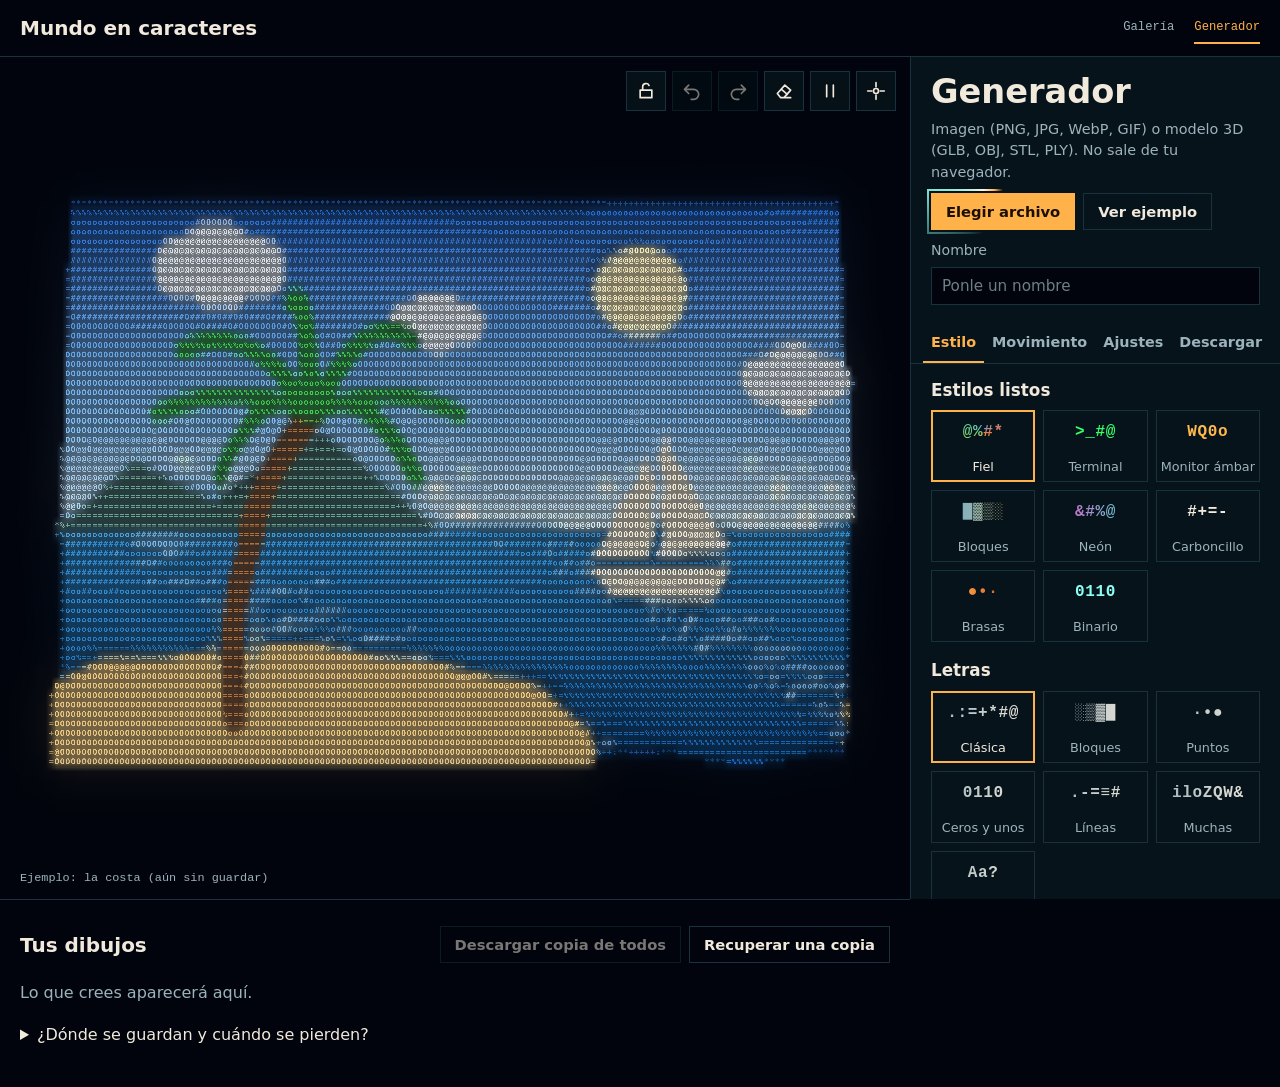
<file: generador.html>
<!doctype html>
<html lang="es"><head><meta charset="utf-8">
<meta http-equiv="Content-Security-Policy" content="default-src 'self'; script-src 'self'; style-src 'self' 'unsafe-inline' https://fonts.googleapis.com; font-src https://fonts.gstatic.com; img-src 'self' data: blob:; media-src blob:; connect-src 'self'; object-src 'none'; base-uri 'none'; form-action 'none'">
<meta name="viewport" content="width=device-width,initial-scale=1">
<title>Generador | Mundo en caracteres</title>
<link rel="icon" href="icono.svg" type="image/svg+xml"><link rel="icon" href="icono-32.png" sizes="32x32" type="image/png"><link rel="apple-touch-icon" href="icono-180.png"><meta name="theme-color" content="#01040c">
<meta name="description" content="Convierte imágenes y modelos 3D en arte ASCII animado. Todo ocurre en tu navegador: nada se sube a ningún sitio.">
<link rel="preconnect" href="https://fonts.googleapis.com"><link rel="preconnect" href="https://fonts.gstatic.com" crossorigin>
<link rel="preload" as="style" href="generador.css?v=46"><link rel="preload" as="style" href="animaciones.css?v=5"><script defer src="animaciones.js?v=9"></script><script defer src="motor.js?v=45"></script><script defer src="modelos.js?v=41"></script><script defer src="objeto.js?v=41"></script><script defer src="generador.js?v=43"></script>
<style>html{background:#01040c}#esq{position:fixed;inset:0;z-index:40;background:#01040c;color:#9db3bb;font:500 14px/1.4 Consolas,"DejaVu Sans Mono",monospace;overflow:hidden;transition:opacity .18s}#esq>*{animation:eq-ve .25s .85s both}.lista #esq{opacity:0;pointer-events:none}
#esq i{display:block;background:linear-gradient(100deg,#0c1d26 35%,#1d3d49 50%,#0c1d26 65%) 0 0/300% 100%;animation:eq-luz 1.5s linear infinite}
#esq pre{margin:0;font:700 clamp(7px,var(--eq,1.05vw),15px)/1.12 Consolas,"DejaVu Sans Mono",monospace;color:#0000;background:linear-gradient(100deg,#17323d 38%,#ffb14a 50%,#17323d 62%) 0 0/300% 100%;-webkit-background-clip:text;background-clip:text;animation:eq-luz 2.2s linear infinite}
#esq p{max-width:none;position:absolute;left:0;right:0;bottom:22px;margin:0;text-align:center;opacity:0;animation:eq-ve .4s 6s both}#esq p+p{bottom:44px;animation-delay:14s}#esq a{color:#ffb14a}
@keyframes eq-ve{from{opacity:0;visibility:hidden}to{opacity:1;visibility:visible}}@keyframes eq-luz{from{background-position:130% 0}to{background-position:-30% 0}}
@media(prefers-reduced-motion:reduce){#esq i,#esq pre{animation:none;background-position:50% 0}}
@media(prefers-reduced-motion:no-preference){@view-transition{navigation:auto}}
#esq{display:grid;grid-template:58px 1fr/1fr 370px}.eq-cab{grid-column:1/-1;display:flex;justify-content:space-between;align-items:center;padding:0 20px;border-bottom:1px solid #17323d}.eq-cab div{display:flex;gap:20px}.eq-esc{display:grid;place-items:center;overflow:hidden}.eq-pan{border-left:1px solid #17323d;background:#06131b;padding:20px;display:flex;flex-direction:column;gap:14px;overflow:hidden}.eq-pan>*{flex:none}.eq-pan div{display:flex;gap:8px;flex-wrap:wrap}.eq-pan .eq-tar i{flex:1 0 30%}
@media(max-width:900px){#esq{grid-template:auto minmax(290px,50svh) 1fr/1fr}.eq-cab{height:92px;flex-direction:column;align-items:flex-start;justify-content:center;gap:14px}.eq-esc{--eq:2.3vw}.eq-pan{border:0;border-top:1px solid #17323d}}</style></head>
<body>
<div id="esq" role="status" aria-label="Cargando el generador"><div class="eq-cab"><i style="width:172px;height:20px"></i><div><i style="width:62px;height:14px"></i><i style="width:78px;height:14px"></i></div></div><div class="eq-esc" aria-hidden="true"><pre>                    ***++
             ######OOooo**+++==-
          %%%@%%%%##OOooo***+++===-
       %@@@@@@@@@%%###OOooo****+++==-:
     #@@@@@@@@@@@@%%###OOOooooo***++=-:.
    #%@@@@@@@@@@@%%%####OOOOOOOooo**+==:.
   #%%@@@@@@@@@%%%######OOOOOOOOOoo**+=-:.
  O#%%%%@%%%%%#####OOOOOOOOOOOOOooo**+=-:..
 o##%%%%%%%%###OOOOOooooooOOooooo***+=--:...
 ##%%%%%%%%###OOOoooooooooooooo**++==-::....
 #%%%%%%%%####OOOOooooooooooo***++=--:......
o##%%%%%%####OOOOOOOOOooooooo**++=--:........
 OO#######OOOOOOOOOOOOOOOoooo**+==-:........
 *oooOOOoooooooooooOOOOOOooo**++=--:........
 =+***************oooooooo***++=--:.........
  ==++++++++++++++*******+++==--::.........
   --============+++++++===--::...........
    :-------===========---::.............
     .:::-----=======---::..............
       ..:::----------::..............
          ...::::-::::.............
             ...................
                    .....</pre></div><div class="eq-pan"><i style="width:58%;height:32px"></i><i style="width:96%;height:14px"></i><i style="width:70%;height:14px"></i><div><i style="width:126px;height:42px"></i><i style="width:112px;height:42px"></i></div><i style="width:100%;height:40px"></i><div><i style="width:58px;height:16px"></i><i style="width:92px;height:16px"></i><i style="width:64px;height:16px"></i><i style="width:84px;height:16px"></i></div><div class="eq-tar"><i style="width:30%;height:70px"></i><i style="width:30%;height:70px"></i><i style="width:30%;height:70px"></i><i style="width:30%;height:70px"></i><i style="width:30%;height:70px"></i><i style="width:30%;height:70px"></i></div><div class="eq-tar"><i style="width:30%;height:70px"></i><i style="width:30%;height:70px"></i><i style="width:30%;height:70px"></i><i style="width:30%;height:70px"></i><i style="width:30%;height:70px"></i><i style="width:30%;height:70px"></i></div></div><p>La conexión va lenta. Sigue cargando…</p><p>¿No avanza? <a href="">Volver a intentarlo</a></p></div>
<link rel="stylesheet" href="generador.css?v=46"><link rel="stylesheet" href="animaciones.css?v=5">
<header><a href="./" class="marca">Mundo en caracteres</a><nav aria-label="Secciones"><a href="./#indice">Galería</a><span aria-current="page">Generador</span></nav></header>
<main>
 <section id="escena" aria-label="Dibujo">
  <canvas id="lienzo" tabindex="0" aria-label="Dibujo ASCII. Con la vista desbloqueada, arrastra para girarlo y tócalo para que reaccione."></canvas>
  <div id="soltar" hidden><p>Suelta aquí la imagen o el modelo</p></div>
  <div id="pincel" class="editor" hidden role="dialog" aria-label="Marcar el objeto">
   <p>Pinta encima del objeto. No hace falta cubrirlo entero: el contorno se ajusta solo.</p>
   <canvas></canvas>
   <div class="fila"><button type="button" id="pObjeto">Es objeto</button><button type="button" id="pFondo">Es fondo</button><button type="button" id="pAuto">Automático</button><button type="button" id="pNo">Cancelar</button><button type="button" id="pSi" class="lleno">Listo</button></div>
  </div>
  <div id="barraEscena" role="toolbar" aria-label="Vista"><button type="button" id="candado"><svg viewBox="0 0 24 24" aria-hidden="true"><path d="M5 11h14v9H5zM8 11V7a4 4 0 0 1 8 0v4"/></svg></button><button type="button" id="deshacer" aria-label="Deshacer (Ctrl+Z)" title="Deshacer (Ctrl+Z)"><svg viewBox="0 0 24 24" aria-hidden="true"><path d="M8 5 3 10l5 5M3 10h11a6 6 0 0 1 0 12h-3"/></svg></button><button type="button" id="rehacer" aria-label="Rehacer (Ctrl+Y)" title="Rehacer (Ctrl+Y)"><svg viewBox="0 0 24 24" aria-hidden="true"><path d="m16 5 5 5-5 5M21 10H10a6 6 0 0 0 0 12h3"/></svg></button><button type="button" id="borrar" aria-label="Borrar partes de la imagen" title="Borrar partes de la imagen"><svg viewBox="0 0 24 24" aria-hidden="true"><path d="m4 15 9-10 7 6-8 9H8zM9 10l7 6M12 20h8"/></svg></button><button type="button" id="pausa" aria-label="Pausar" title="Pausar"><svg viewBox="0 0 24 24" aria-hidden="true"><path d="M8 5v14M16 5v14"/></svg></button><button type="button" id="centrar" aria-label="Centrar la vista" title="Centrar la vista"><svg viewBox="0 0 24 24" aria-hidden="true"><circle cx="12" cy="12" r="3"/><path d="M12 2v5M12 17v5M2 12h5M17 12h5"/></svg></button></div>
  <div id="goma" class="editor" hidden role="dialog" aria-label="Borrar partes de la imagen">
   <div class="fila"><div class="dos" role="group" aria-label="Acción"><button type="button" data-accion="borra">Borrar</button><button type="button" data-accion="recupera">Recuperar</button></div><div class="dos tres" role="group" aria-label="Herramienta"><button type="button" data-util="pincel">Pincel</button><button type="button" data-util="lazo">Lazo</button><button type="button" data-util="varita">Varita</button></div></div>
   <canvas></canvas>
   <label class="tam"><span id="gTam"></span><input type="range" id="gRango" min="2" max="60" value="16"></label>
   <p class="nota" id="gAyuda"></p>
   <div class="fila"><button type="button" id="gAtras">Deshacer</button><button type="button" id="gTodo">Recuperar todo</button><button type="button" id="gNo">Cancelar</button><button type="button" id="gSi" class="lleno">Listo</button></div>
  </div>
  <p id="etiqueta"></p>
  <div id="aviso" role="status"></div>
 </section>
 <section id="panel" aria-label="Personalizar el dibujo">
  <div class="abre">
   <h1>Generador</h1>
   <p class="nota">Imagen (PNG, JPG, WebP, GIF) o modelo 3D (GLB, OBJ, STL, PLY). No sale de tu navegador.</p>
   <div class="fila"><button type="button" class="lleno" id="elegir">Elegir archivo</button><button type="button" id="nuevo">Ver ejemplo</button></div>
   <input type="file" id="archivo" hidden>
   <label class="campo">Nombre<input id="nombre" placeholder="Ponle un nombre" maxlength="60" autocomplete="off" spellcheck="false"></label>
  </div>
  <div class="tabs" role="tablist" aria-label="Opciones del dibujo">
   <button type="button" role="tab" id="t-estilo" aria-controls="p-estilo" aria-selected="true">Estilo</button>
   <button type="button" role="tab" id="t-mueve" aria-controls="p-mueve" aria-selected="false" tabindex="-1">Movimiento</button>
   <button type="button" role="tab" id="t-ajuste" aria-controls="p-ajuste" aria-selected="false" tabindex="-1">Ajustes</button>
   <button type="button" role="tab" id="t-baja" aria-controls="p-baja" aria-selected="false" tabindex="-1">Descargar</button>
  </div>
  <div class="hojas">
   <div role="tabpanel" id="p-estilo" aria-labelledby="t-estilo">
    <h2>Estilos listos</h2><div id="estilos" class="cartas"></div>
    <h2>Letras</h2><div id="rampas" class="cartas" role="group" aria-label="Letras"></div>
    <label class="campo" id="cPropia" hidden>Tus letras, de oscuro a claro<input id="propia" maxlength="64" autocomplete="off" spellcheck="false"></label>
    <h2>Color de las letras</h2><div id="colores" class="muestras" role="group" aria-label="Color de las letras"></div>
    <label class="campo" id="cTinte" hidden>Tinte<input type="color" id="tinte"></label>
    <h2>Color del fondo</h2><div id="fondos" class="muestras" role="group" aria-label="Color del fondo"></div>
    <div class="fila"><label class="campo corto">Otro color<input type="color" id="fondo"></label><button type="button" id="fondoBase">Restablecer fondo</button></div>
    <button type="button" id="fiel">Volver a los colores originales</button>
   </div>
   <div role="tabpanel" id="p-mueve" aria-labelledby="t-mueve" hidden>
    <p id="contexto" class="nota"></p>
    <div class="fila"><button type="button" id="auto">Según el contenido</button><button type="button" id="quieto">Sin movimiento</button></div>
    <div id="cObjeto"><h2>Qué se mueve</h2><div class="dos" role="group" aria-label="Qué se mueve"><button type="button" data-mueve="objeto">Solo el objeto</button><button type="button" data-mueve="todo">Toda la imagen</button></div><button type="button" id="marcar">Marcar el objeto con el pincel</button></div>
    <h2>Cómo se mueve</h2><div id="anims" class="chips" role="group" aria-label="Cómo se mueve"></div>
    <h2>Ambiente</h2><div id="ambiente" class="chips" role="group" aria-label="Ambiente"></div>
    <label class="check"><input type="checkbox" id="contextoOn"> Mover agua, fuego, plantas y cielo</label>
    <div id="dAnim"></div>
   </div>
   <div role="tabpanel" id="p-ajuste" aria-labelledby="t-ajuste" hidden>
    <h2>Forma</h2><div id="dForma"></div>
    <label class="check" id="cSinFondo"><input type="checkbox" id="sinFondo"> Quitar el fondo de la imagen</label>
    <button type="button" id="borrar2">Borrar partes de la imagen</button>
    <h2>Luz y color</h2><div id="dLuz"></div>
    <label class="check"><input type="checkbox" id="invertir"> Invertir luces</label>
    <button type="button" id="ajusteBase">Restablecer estos ajustes</button>
   </div>
   <div role="tabpanel" id="p-baja" aria-labelledby="t-baja" hidden>
    <p class="nota">Elige un formato. Verás cómo queda antes de guardarlo.</p>
    <div class="descargas">
     <button type="button" data-baja="png"><b>Imagen</b><span>PNG, con o sin fondo</span></button>
     <button type="button" data-baja="video"><b>Video</b><span>3, 6 o 10 segundos</span></button>
     <button type="button" data-baja="txt"><b>Texto</b><span>copiar o descargar</span></button>
     <button type="button" data-baja="html"><b>Página animada</b><span>se abre sin internet</span></button>
     <button type="button" data-baja="proyecto"><b>Proyecto</b><span>para seguir editando aquí o en otro equipo</span></button>
    </div>
    <div id="ultimo" hidden><p><b>Último archivo</b><span id="uNombre"></span></p><div class="fila"><button type="button" id="uGuardar">Guardar otra vez</button><button type="button" id="uComp">Compartir</button></div></div>
    <p class="nota">El dibujo ya está guardado en este navegador. Descarga el proyecto si quieres conservarlo fuera.</p>
   </div>
  </div>
 </section>
 <section id="guardados" aria-label="Tus dibujos">
  <div class="cab"><h2>Tus dibujos</h2><p id="estado" class="nota"></p><div class="fila"><button type="button" id="copia">Descargar copia de todos</button><button type="button" id="recupera">Recuperar una copia</button></div></div>
  <ul id="lista"></ul>
  <details><summary>¿Dónde se guardan y cuándo se pierden?</summary>
   <p>En este navegador y en este dispositivo. Siguen ahí aunque cierres la página o apagues el equipo.</p>
   <p>Se borran si limpias los datos del sitio, usas una ventana privada, cambias de navegador o el dispositivo se queda sin espacio. Safari puede borrarlos tras una semana sin visitar el sitio. En esos casos no hay servidor del que recuperarlos.</p>
   <p>Para no perderlos, descarga el proyecto o la copia de todos. Ese archivo se puede abrir aquí más adelante, también en otro equipo.</p></details>
 </section>
</main>
<dialog id="dDesc" aria-labelledby="dTit">
 <div class="dIzq"><div id="dVista"></div><p id="dBarra" role="progressbar" aria-label="Progreso" aria-valuemin="0" aria-valuemax="100" hidden></p></div>
 <div class="dDer">
  <div class="dCab"><h2 id="dTit" tabindex="-1" autofocus></h2><button type="button" id="dCerrar" aria-label="Cerrar"><svg viewBox="0 0 24 24" aria-hidden="true"><path d="M5 5l14 14M19 5 5 19"/></svg></button></div>
  <p id="dExp" class="nota"></p>
  <div data-op="salida"><h3>Qué incluye</h3><div class="dos cuatro" role="group" aria-label="Qué incluye"><button type="button" data-salida="1">Dibujo completo</button><button type="button" data-salida="3">Solo el objeto</button><button type="button" data-salida="2">Solo las letras</button><button type="button" data-salida="0">Con el fondo</button></div><p class="nota" id="nSalida"></p></div>
  <div data-op="tam"><h3>Tamaño</h3><div class="dos seg" role="group" aria-label="Tamaño"><button type="button" data-tam="1">Normal</button><button type="button" data-tam="2">Grande</button></div></div>
  <div data-op="dur"><h3>Duración</h3><div class="dos seg" role="group" aria-label="Duración"><button type="button" data-dur="3">3 s</button><button type="button" data-dur="6">6 s</button><button type="button" data-dur="10">10 s</button></div></div>
  <label data-op="nombre" class="campo">Nombre del archivo<span class="ext"><input id="dNom" maxlength="50" autocomplete="off" spellcheck="false"><b id="dExt"></b></span></label>
  <p id="dTxt" class="nota" role="status"></p>
  <div class="dBot"><button type="button" id="dGrabar">Grabar</button><button type="button" id="dCopia">Copiar</button><button type="button" id="dGuardar">Descargar</button><button type="button" id="dComp">Compartir</button><button type="button" id="dVolver">Volver a descargas</button></div>
 </div>
</dialog>
</body></html>
</file>
<file: generador.css>
/* El dibujo manda: ocupa todo lo que deja el panel. Debajo, la estantería de guardados. */
:root{--abismo:#01040c;--panel:#06131b;--borde:#17323d;--hueso:#f1e9dc;--bruma:#9db3bb;--ambar:#ffb14a;--cian:#7fe8dd;--mal:#ff8d7a;--titulo:"Bricolage Grotesque",system-ui,sans-serif;--mono:"Martian Mono",Consolas,monospace;color-scheme:dark}
*{box-sizing:border-box}html{touch-action:manipulation;overflow-x:clip;-webkit-text-size-adjust:100%}[hidden]{display:none!important}
body{margin:0;background:var(--abismo);color:var(--hueso);font:400 1rem/1.5 var(--titulo)}
header{display:flex;justify-content:space-between;align-items:center;gap:8px 20px;flex-wrap:wrap;padding:12px 20px;border-bottom:1px solid var(--borde)}
.marca{font-stretch:75%;font-weight:800;font-size:1.25rem;color:var(--hueso);text-decoration:none}nav{display:flex;gap:20px;font:500 .76rem var(--mono)}nav a,nav span{color:var(--bruma);text-decoration:none;padding:8px 0}nav a:hover{color:var(--hueso)}nav span{color:var(--ambar);border-bottom:2px solid var(--ambar)}
main{display:grid;grid-template-columns:minmax(0,1fr) 370px;grid-template-areas:"e p" "g p"}
#escena{grid-area:e;position:relative;height:calc(100vh - 58px);height:calc(100dvh - 58px);min-height:420px}
#lienzo{position:absolute;inset:0;width:100%;height:100%;cursor:grab;outline-offset:-3px}#lienzo:active{cursor:grabbing}#lienzo.fija,#lienzo.fija:active{cursor:default}
#etiqueta{position:absolute;left:20px;bottom:14px;margin:0;font:500 .74rem var(--mono);color:var(--bruma);pointer-events:none}
#soltar{position:absolute;inset:14px;display:grid;place-items:center;border:2px dashed var(--ambar);background:#01040cd0;pointer-events:none}#soltar p{font-size:1.5rem;font-weight:700}
#aviso{position:absolute;left:50%;top:18px;transform:translateX(-50%);max-width:calc(100% - 32px);padding:10px 16px;background:var(--panel);border:1px solid var(--borde);opacity:0;transition:opacity .2s;pointer-events:none;overflow-wrap:anywhere}#aviso.ve{opacity:1}#aviso.mal{border-color:var(--mal);color:var(--mal)}
#panel{grid-area:p;border-left:1px solid var(--borde);background:var(--panel);height:calc(100vh - 58px);height:calc(100dvh - 58px);position:sticky;top:0;display:flex;flex-direction:column;min-width:0}
.abre{display:grid;gap:10px;padding:18px 20px}
.tabs{display:flex;border-bottom:1px solid var(--borde);padding:0 12px;background:var(--panel);overflow-x:auto;scrollbar-width:none;flex:none}.tabs::-webkit-scrollbar{display:none}
.tabs button{border:0;border-bottom:2px solid transparent;padding:11px 8px;color:var(--bruma);flex:1 0 auto;font-size:.9rem}.tabs button:hover{color:var(--hueso)}.tabs [aria-selected=true]{color:var(--ambar);border-color:var(--ambar)}.tabs button:focus-visible{outline-offset:-3px}
.hojas{overflow-y:auto;flex:1;min-height:0;scrollbar-width:thin}[role=tabpanel]{display:grid;gap:12px;padding:18px 20px 26px;grid-template-columns:minmax(0,1fr)}[role=tabpanel] h2{font-size:1.05rem;margin-top:8px}[role=tabpanel] h2:first-child{margin-top:0}#cObjeto{display:grid;gap:10px}#cObjeto h2{margin-top:8px}
.cartas{display:grid;grid-template-columns:repeat(auto-fill,minmax(98px,1fr));gap:8px}.carta{display:grid;gap:6px;padding:0 0 7px;font-size:.8rem;font-weight:500;color:var(--bruma);overflow:hidden}.carta .mues{display:grid;place-items:center;height:42px;background-color:var(--abismo);font:600 1rem var(--mono);letter-spacing:.04em;white-space:nowrap;position:relative}.carta .mues{color:transparent;background-image:var(--c);background-clip:text;-webkit-background-clip:text;background-color:transparent}
#estilos .mues{background-clip:text}.carta[aria-pressed=true],.color[aria-pressed=true]{border-color:var(--ambar);box-shadow:inset 0 0 0 1px var(--ambar);color:var(--hueso)}
.muestras{display:grid;grid-template-columns:repeat(auto-fill,minmax(72px,1fr));gap:6px}.color{display:grid;justify-items:center;gap:6px;padding:9px 4px 7px;font-size:.78rem;font-weight:500;color:var(--bruma)}.gota{width:30px;height:30px;border-radius:50%;border:1px solid #ffffff40}
.dos{display:grid;grid-template-columns:1fr 1fr}.dos button{position:relative}.dos button+button{margin-left:-1px}.dos button:hover,.dos [aria-pressed=true]{z-index:1}.dos [aria-pressed=true]{background:var(--hueso);border-color:var(--hueso);color:#0a0d10}
#barraEscena{position:absolute;right:14px;top:14px;display:flex;gap:6px;z-index:1}#barraEscena button{width:40px;height:40px;padding:0;display:grid;place-items:center;background:#06131bd9}#barraEscena svg{width:20px;height:20px;fill:none;stroke:currentColor;stroke-width:2;stroke-linecap:round;stroke-linejoin:round}#barraEscena [aria-pressed=true]{border-color:var(--ambar);color:var(--ambar)}
h1,h2{margin:0;font-stretch:75%;font-weight:800;line-height:1}h1{font-size:2.1rem}h2{font-size:1.25rem}
.nota{margin:0;color:var(--bruma);font-size:.9rem}
.fila{display:flex;flex-wrap:wrap;gap:8px}
button{font:600 .92rem var(--titulo);color:var(--hueso);background:none;border:1px solid var(--borde);padding:9px 14px;cursor:pointer}button:hover{border-color:var(--cian)}button:disabled{opacity:.5;cursor:default}button.lleno{background:var(--ambar);border-color:var(--ambar);color:#1a0f02}button.lleno:hover{background:var(--hueso);border-color:var(--hueso)}
:focus-visible{outline:2px solid var(--ambar);outline-offset:2px}
.campo{display:grid;gap:5px;font-size:.88rem;color:var(--bruma)}.campo.corto{flex:1}.campo input,.campo select{font:400 .95rem var(--titulo);color:var(--hueso);background:var(--abismo);border:1px solid var(--borde);padding:9px 10px;width:100%;min-width:0}.campo input[type=color]{padding:3px;height:40px}
.check{display:flex;gap:9px;align-items:flex-start;font-size:.92rem}.check input{accent-color:var(--ambar);width:18px;height:18px;margin:2px 0 0;flex:none}
.barra{display:grid;grid-template-columns:1fr auto 28px;align-items:center;gap:0 8px;font-size:.88rem;color:var(--bruma);margin-bottom:8px}.barra output{font:500 .76rem var(--mono);color:var(--hueso);font-variant-numeric:tabular-nums}.barra .cero{border:0;padding:0;height:28px;color:var(--ambar);font-size:1.05rem}.barra input{touch-action:pan-y;grid-column:1/-1;width:100%;margin:0;height:24px;appearance:none;-webkit-appearance:none;background:none;cursor:pointer}
.barra input::-webkit-slider-runnable-track{height:4px;background:linear-gradient(var(--ambar),var(--ambar)) 0/var(--p,50%) 100% no-repeat var(--borde)}.barra input::-webkit-slider-thumb{-webkit-appearance:none;width:18px;height:18px;border-radius:50%;background:var(--hueso);margin-top:-7px;border:0}.barra input::-moz-range-track{height:4px;background:var(--borde)}.barra input::-moz-range-progress{height:4px;background:var(--ambar)}.barra input::-moz-range-thumb{width:18px;height:18px;border-radius:50%;background:var(--hueso);border:0}
.chips{display:flex;flex-wrap:wrap;gap:6px}.chips button{font-size:.84rem;padding:6px 11px}.chips button[aria-pressed=true]{background:var(--hueso);border-color:var(--hueso);color:#0a0d10}
.descargas{display:grid;grid-template-columns:1fr 1fr;gap:8px}.descargas button{display:grid;gap:2px;text-align:left;padding:11px 13px}.descargas button:first-child{grid-column:1/-1}.descargas span{font-weight:400;font-size:.8rem;color:var(--bruma)}
#guardados{grid-area:g;padding:26px 20px 40px;border-top:1px solid var(--borde);min-width:0}
.cab{display:flex;flex-wrap:wrap;align-items:center;gap:10px 20px}.cab .fila{margin-left:auto}
#lista{list-style:none;margin:18px 0;padding:0;display:grid;grid-template-columns:repeat(auto-fill,minmax(150px,1fr));gap:14px}
#lista li{display:grid;gap:6px;min-width:0;align-content:start}#lista .ver{padding:0;aspect-ratio:4/3;background:#000 center/cover;border-width:1px}#lista li.act .ver{border-color:var(--ambar)}
#lista .nom{font-weight:600;overflow:hidden;text-overflow:ellipsis;white-space:nowrap}#lista .pie{display:flex;justify-content:space-between;align-items:center;gap:8px;font:500 .7rem var(--mono);color:var(--bruma)}#lista .pie button{font:500 .7rem var(--mono);padding:5px 8px;color:var(--bruma)}#lista .pie button.seguro{color:var(--mal);border-color:var(--mal)}
#lista .vacio{grid-column:1/-1;color:var(--bruma)}
details{max-width:65ch;color:var(--bruma)}summary{cursor:pointer;color:var(--hueso)}
@media(max-width:900px){main{grid-template-columns:minmax(0,1fr);grid-template-areas:"e" "p" "g"}#lienzo{inset:62px 0 0;height:calc(100% - 62px)}#escena{height:50vh;height:50svh;min-height:290px;position:sticky;top:0;z-index:2;background:var(--abismo)}#panel{height:auto;position:static;display:block;border-left:0;border-top:1px solid var(--borde)}.tabs{position:sticky;top:max(50svh,290px);z-index:1}.hojas{overflow:visible}#etiqueta{left:14px;bottom:8px}#aviso{top:64px;width:max-content}}
@media(max-width:900px) and (max-height:560px){#escena{position:relative;height:80svh;min-height:240px}.tabs{top:0}}
.editor{position:absolute;inset:0;z-index:3;display:flex;flex-direction:column;align-items:center;justify-content:center;gap:12px;padding:16px;background:var(--abismo)}.editor p{margin:0;max-width:60ch;text-align:center}.editor canvas{min-height:0;max-width:100%;flex:0 1 auto;max-height:calc(100% - 120px);touch-action:none;cursor:crosshair}.editor .fila{justify-content:center}.editor [aria-pressed=true]{background:var(--hueso);color:#0a0d10}
#goma canvas{max-height:calc(100% - 200px);background:repeating-conic-gradient(#1b2a31 0 25%,#0c161b 0 50%) 0/18px 18px}#goma .tres{grid-template-columns:repeat(3,auto)}#goma .tam{display:flex;align-items:center;gap:10px;font-size:.88rem;color:var(--bruma)}#goma .tam span{min-width:9em;text-align:right}#goma .tam input{width:180px;accent-color:var(--ambar)}
@media(max-width:900px){.editor{position:fixed;z-index:20;padding:12px}body.editando{overflow:hidden}}
#fondoBase{align-self:end;height:40px}
@media(pointer:coarse){.campo input,.campo select{font-size:16px}.chips button{padding:9px 13px}.barra{margin-bottom:12px}.barra input{height:32px}.barra .cero{height:36px;width:32px}.barra{grid-template-columns:1fr auto 32px}}
#dDesc{border:1px solid var(--borde);background:var(--panel);color:var(--hueso);padding:0;width:min(860px,calc(100vw - 32px));max-height:calc(100dvh - 32px);overflow:hidden}#dDesc[open]{display:grid;grid-template-columns:1.05fr 1fr}#dDesc::backdrop{background:#01040cd9}
.dIzq{background:var(--abismo);display:flex;flex-direction:column;min-width:0;min-height:0}.dIzq #dVista{flex:1;min-height:0}.dIzq #dBarra{padding:10px 14px}.dDer{display:flex;flex-direction:column;gap:14px;padding:20px 22px 22px;overflow-y:auto;min-width:0;max-height:calc(100dvh - 32px)}.dCab{display:flex;justify-content:space-between;align-items:center;gap:12px}#dDesc #dCerrar{flex:none;width:40px;height:40px;min-height:0;padding:0;display:grid;place-items:center;border:0}#dCerrar svg{width:20px;height:20px;fill:none;stroke:currentColor;stroke-width:2;stroke-linecap:round}
#dDesc h3{margin:0 0 7px;font:500 .88rem var(--titulo);color:var(--bruma)}#dDesc [data-op] .nota{margin-top:7px;font-size:.84rem}.seg{grid-auto-flow:column;grid-auto-columns:1fr;grid-template-columns:none}.ext{display:flex;align-items:center;background:var(--abismo);border:1px solid var(--borde)}.ext:focus-within{outline:2px solid var(--ambar);outline-offset:1px}.campo .ext input{border:0;background:none;outline:0}.ext b{padding-right:12px;font:500 .82rem var(--mono);color:var(--ambar)}
.dBot{display:flex;flex-wrap:wrap;gap:8px;margin-top:auto}#dDesc .dBot button{flex:1 1 42%}#dDesc .dBot .lleno{flex:1 0 100%;order:-1}#dDesc .dBot #dVolver{flex:1 0 100%;order:9;border-color:transparent;color:var(--bruma)}#dDesc .dBot #dVolver:hover{color:var(--hueso);border-color:var(--borde)}#dTit:focus{outline:0}#dTxt{min-height:1.5em}#dTxt.hecho{color:var(--cian)}#dTxt.hecho::before{content:"✓ "}#dTxt.mal{color:var(--mal)}.dos button:disabled,.cuatro button:disabled{opacity:.4}
@media(max-width:720px){#dDesc{width:100vw;max-width:100vw;height:100dvh;max-height:100dvh;margin:0;border:0}#dDesc[open]{grid-template:minmax(150px,34dvh) minmax(0,1fr)/minmax(0,1fr)}.dDer{max-height:none;padding:16px}}
#dVista{background:var(--abismo);display:grid;place-items:center;min-height:120px}#dVista{padding:10px;min-height:0}#dVista img,#dVista video{display:block;max-width:100%;max-height:100%;min-height:0;object-fit:contain}
#dDesc h2{font-size:1.5rem}#dBarra{margin:0;font:500 .86rem var(--mono);color:var(--ambar);white-space:pre}#dTxt{overflow-wrap:anywhere}#dDesc button{flex:1 1 auto;min-height:44px}
#ultimo{display:grid;gap:10px;padding:12px;border:1px solid var(--borde)}#ultimo p{margin:0;display:grid;font-size:.9rem}#ultimo span{color:var(--bruma);overflow-wrap:anywhere}
.cuatro{gap:6px}.cuatro button+button{margin-left:0}.cuatro button{padding:10px 8px;font-size:.88rem}
.cuadros{background:repeating-conic-gradient(#1b2a31 0 25%,#0c161b 0 50%) 0/18px 18px!important}
.campo input::placeholder{color:var(--bruma);opacity:.7}
#dVista pre{margin:0;padding:12px;max-width:100%;max-height:100%;overflow:auto;justify-self:stretch;align-self:center;font:clamp(3px,calc(min(420px,100vw - 40px)/var(--col)/.62),11px)/1.15 Consolas,"DejaVu Sans Mono",monospace;color:var(--hueso);white-space:pre;user-select:text;-webkit-user-select:text}
.dDer>*{flex:none}
@media(max-width:720px){#dDesc[open]{grid-template-rows:minmax(130px,28dvh) minmax(0,1fr)}.dDer{gap:12px;padding-bottom:0}.dBot{position:sticky;bottom:0;margin-inline:-16px;padding:10px 16px calc(12px + env(safe-area-inset-bottom));background:var(--panel);border-top:1px solid var(--borde)}#dDesc .dBot #dVolver{display:none}}
.dos button:not([aria-pressed=true]):not(:hover){border-color:#2b505e}
</file>
<file: animaciones.css>
/* Animaciones adaptadas de React Bits (reactbits.dev). Ver LICENCIA-REACT-BITS.txt */
.an-pal{display:inline-block;white-space:nowrap}.an-cel{position:relative;display:inline-block}.an-fan{visibility:hidden}.an-fan.ya{visibility:visible}.an-gli{position:absolute;top:0;left:50%;transform:translateX(-50%);color:var(--ambar);opacity:.75}
.an-chispas{position:fixed;inset:0;width:100%;height:100%;pointer-events:none;z-index:30}
.an-letras{position:absolute;inset:0;width:100%;height:100%;pointer-events:none;opacity:.38;-webkit-mask-image:radial-gradient(ellipse at center,#000 25%,#0000 78%);mask-image:radial-gradient(ellipse at center,#000 25%,#0000 78%)}
#escena>.an-letras{z-index:1;opacity:.5}#dVista{position:relative}#dVista .an-letras{opacity:.55;mix-blend-mode:screen;-webkit-mask-image:none;mask-image:none}
.boton,#elegir{transition:translate .25s cubic-bezier(.22,1,.36,1),background-color .15s,border-color .15s,color .15s}
/* StarBorder: una luz recorre el borde del botón principal */
@property --an-ang{syntax:"<angle>";inherits:false;initial-value:0deg}
.boton.lleno,#elegir,#dGuardar.lleno{position:relative}
.boton.lleno::before,#elegir::before,#dGuardar.lleno::before{content:"";position:absolute;inset:-5px;padding:2px;pointer-events:none;background:conic-gradient(from var(--an-ang),#0000 0 62%,#7fe8dd 80%,#fff6e6 88%,#ffb14a 94%,#0000);-webkit-mask:linear-gradient(#000 0 0) content-box,linear-gradient(#000 0 0);-webkit-mask-composite:xor;mask:linear-gradient(#000 0 0) content-box exclude,linear-gradient(#000 0 0);animation:an-gira 4.5s linear infinite}
@keyframes an-gira{to{--an-ang:360deg}}
/* SpotlightCard */
@media(hover:hover) and (pointer:fine){
.carta:hover,.color:hover,[data-baja]:hover,.compartir:hover,.donde button:hover,.chips button:hover,.dos button:hover{background-image:radial-gradient(130px circle at var(--mx,50%) var(--my,50%),#ffb14a3d,#0000 72%)}
#lista .ver{position:relative;overflow:hidden}#lista .ver::after{content:"";position:absolute;inset:0;opacity:0;transition:opacity .2s;background:radial-gradient(150px circle at var(--mx,50%) var(--my,50%),#ffffff3d,#0000 70%)}#lista .ver:hover::after{opacity:1}}
@media(prefers-reduced-motion:reduce){.boton.lleno::before,#elegir::before,#dGuardar.lleno::before{animation:none;display:none}.boton,#elegir{transition:none}}
/* paso fluido entre la galería y el generador */
@media(prefers-reduced-motion:no-preference){
::view-transition-old(root){animation:an-sale .22s ease-in both}::view-transition-new(root){animation:an-llega .34s cubic-bezier(.22,1,.36,1) both}}
@keyframes an-sale{to{opacity:0;transform:scale(.985)}}@keyframes an-llega{from{opacity:0;transform:translateY(14px)}}
@media(pointer:coarse){.caja{filter:none!important}}
</file>
